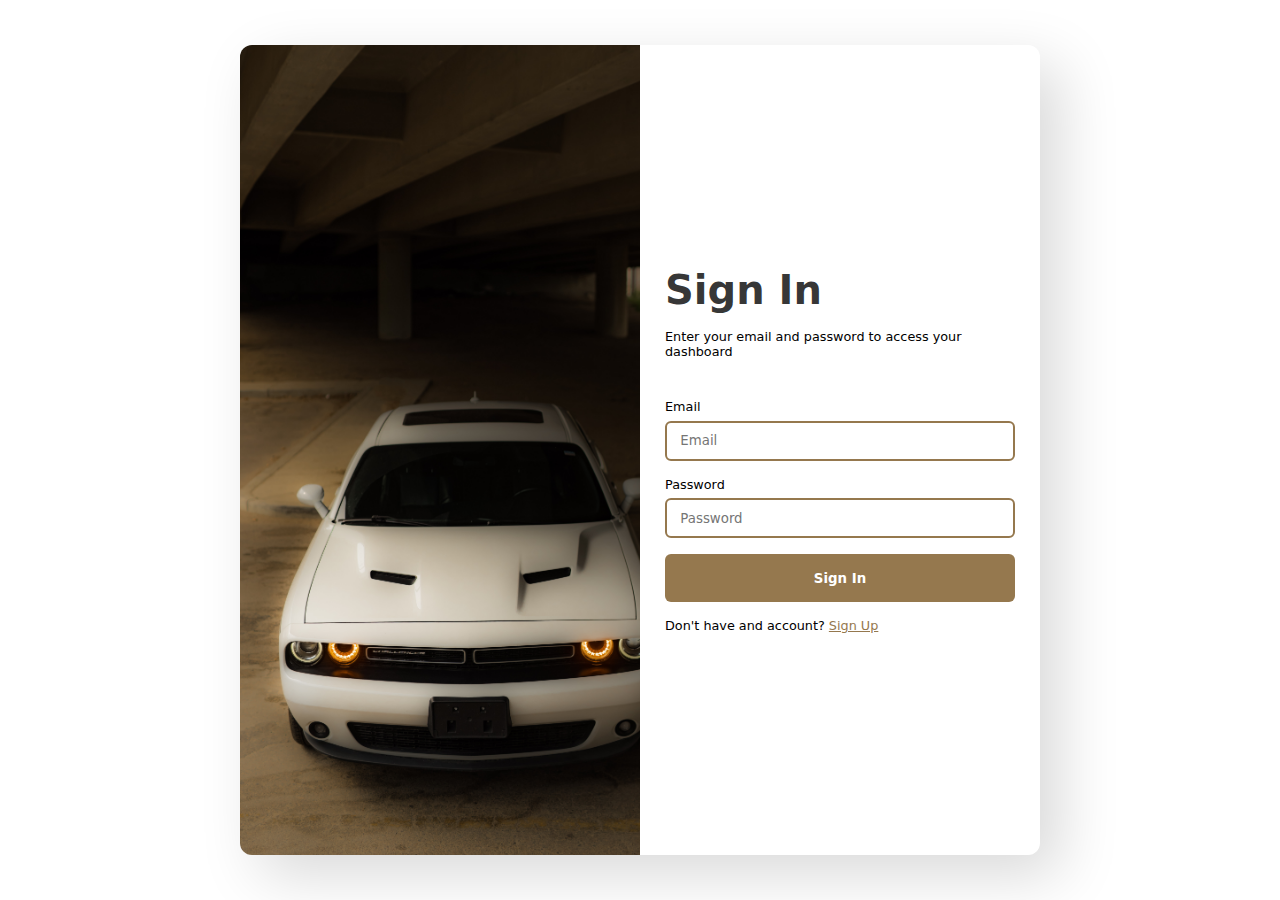
<file: index.html>
<!DOCTYPE html>
<html lang="en">

<head>
    <meta charset="UTF-8">
    <meta name="viewport" content="width=device-width, initial-scale=1.0">
    <title>Sign In</title>

    <link rel="stylesheet" href="./style.css">
</head>

<body>
    <div class="card">
        <div class="left"></div>
        <div class="right">
            <div class="form">
                <h1 class="headingText">Sign In</h1>
                <p class="subheadingText">Enter your email and password to access your dashboard</p>

                <div class="inputView">
                    <p class="label">Email</p>
                    <input type="email" class="input" placeholder="Email">
                </div>

                <div class="inputView">
                    <p class="label">Password</p>
                    <input type="password" class="input" placeholder="Password">
                </div>

                <button>Sign In</button>

                <p class="lastText">Don't have and account? <a href="/signup.html">Sign Up</a></p>
            </div>
        </div>
    </div>
</body>

</html>
</file>
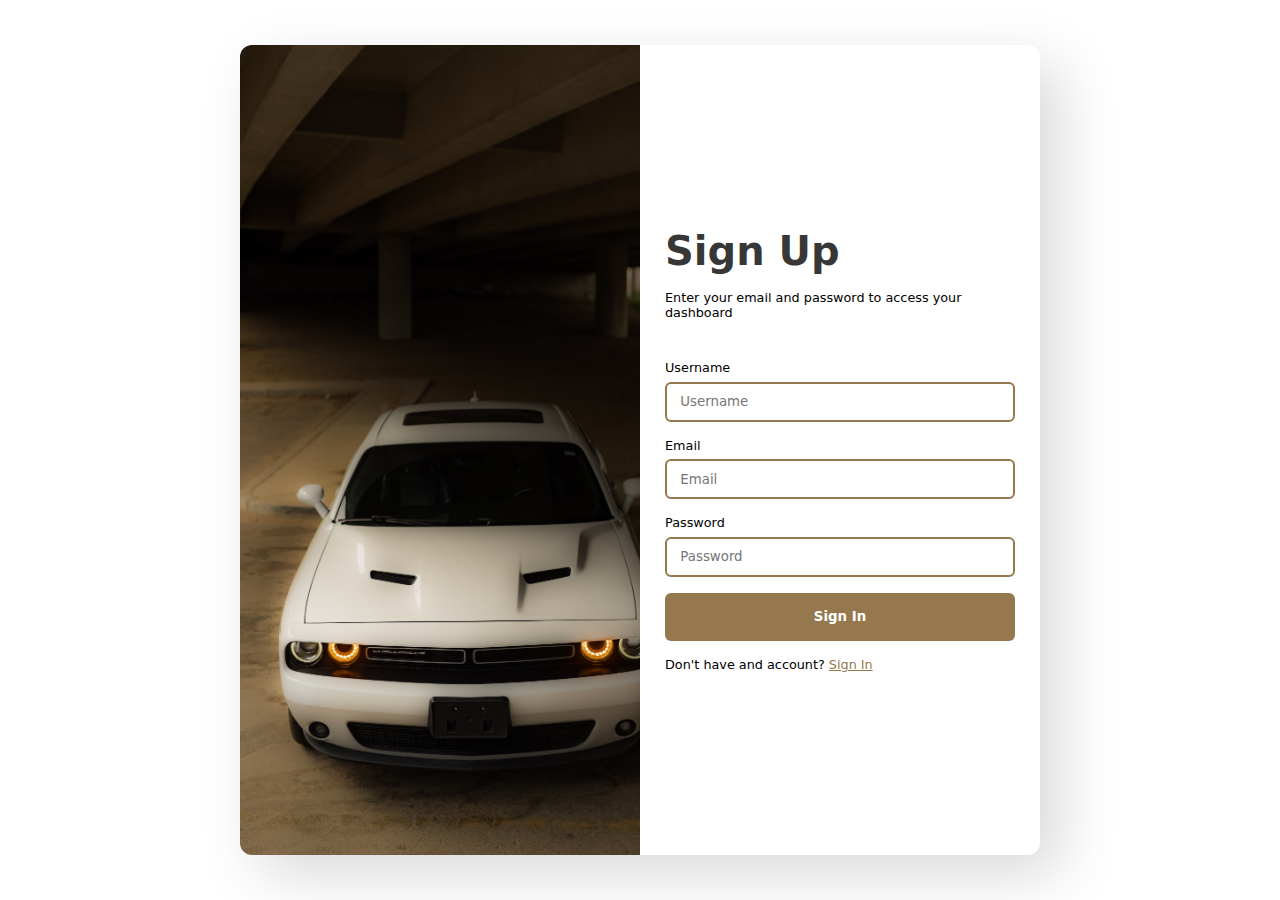
<file: signup.html>
<!DOCTYPE html>
<html lang="en">

<head>
    <meta charset="UTF-8">
    <meta name="viewport" content="width=device-width, initial-scale=1.0">
    <title>Sign Up</title>

    <link rel="stylesheet" href="./style.css">
</head>

<body>
    <div class="card">
        <div class="left"></div>
        <div class="right">
            <div class="form">
                <h1 class="headingText">Sign Up</h1>
                <p class="subheadingText">Enter your email and password to access your dashboard</p>

                <div class="inputView">
                    <p class="label">Username</p>
                    <input type="text" class="input" placeholder="Username">
                </div>

                <div class="inputView">
                    <p class="label">Email</p>
                    <input type="email" class="input" placeholder="Email">
                </div>

                <div class="inputView">
                    <p class="label">Password</p>
                    <input type="password" class="input" placeholder="Password">
                </div>

                <button>Sign In</button>

                <p class="lastText">Don't have and account? <a href="/">Sign In</a></p>
            </div>
        </div>
    </div>
</body>

</html>
</file>
<file: style.css>
* {
  box-sizing: border-box;
  font-family: system-ui, -apple-system, BlinkMacSystemFont, "Segoe UI", Roboto, Oxygen, Ubuntu, Cantarell, "Open Sans", "Helvetica Neue", sans-serif;
  margin: 0;
  padding: 0;
}

body {
  display: flex;
  justify-content: center;
  align-items: center;
  height: 100vh;
}

.card {
  display: flex;
  justify-content: space-between;
  align-items: center;
  width: 800px;
  max-width: 98%;
  height: 90vh;
  border-radius: 12px;
  overflow: hidden;
  background: #ffffff;
  box-shadow: 20px 20px 60px #d9d9d9, -20px -20px 60px #ffffff;
}
@media (max-width: 768px) {
  .card {
    flex-direction: column;
    justify-content: flex-start;
    align-items: center;
    width: 98%;
  }
}

.left {
  width: 50%;
  height: 100%;
  background-image: url(./bg.jpg);
  background-size: cover;
  background-repeat: no-repeat;
}
@media (max-width: 768px) {
  .left {
    height: 3rem;
    width: 90%;
  }
}

.right {
  width: 50%;
  height: 100%;
  display: flex;
  flex-direction: column;
  justify-content: center;
  align-items: center;
}
@media (max-width: 768px) {
  .right {
    width: 90%;
  }
}

.form {
  width: 350px;
  max-width: 90%;
}
@media (max-width: 768px) {
  .form {
    width: 100%;
  }
}
.form .headingText {
  font-size: 2.5rem;
  color: rgba(0, 0, 0, 0.8);
}
.form .subheadingText {
  font-size: 0.8rem;
  margin-top: 1rem;
  margin-bottom: 2.5rem;
}
.form .inputView {
  margin-bottom: 1rem;
}
.form .inputView p {
  font-size: 0.8rem;
}
.form .inputView input {
  height: 2.5rem;
  border-radius: 6px;
  border: 2px solid #95784E;
  outline: none;
  width: 100%;
  margin-top: 0.5em;
  padding: 0 1em;
}
.form button {
  background-color: #95784E;
  border: none;
  height: 3rem;
  border-radius: 6px;
  width: 100%;
  color: #fff;
  font-weight: 600;
  cursor: pointer;
}
.form .lastText {
  font-size: 0.8rem !important;
  margin-top: 1rem;
}
.form .lastText a {
  color: #95784E;
}/*# sourceMappingURL=style.css.map */
</file>
